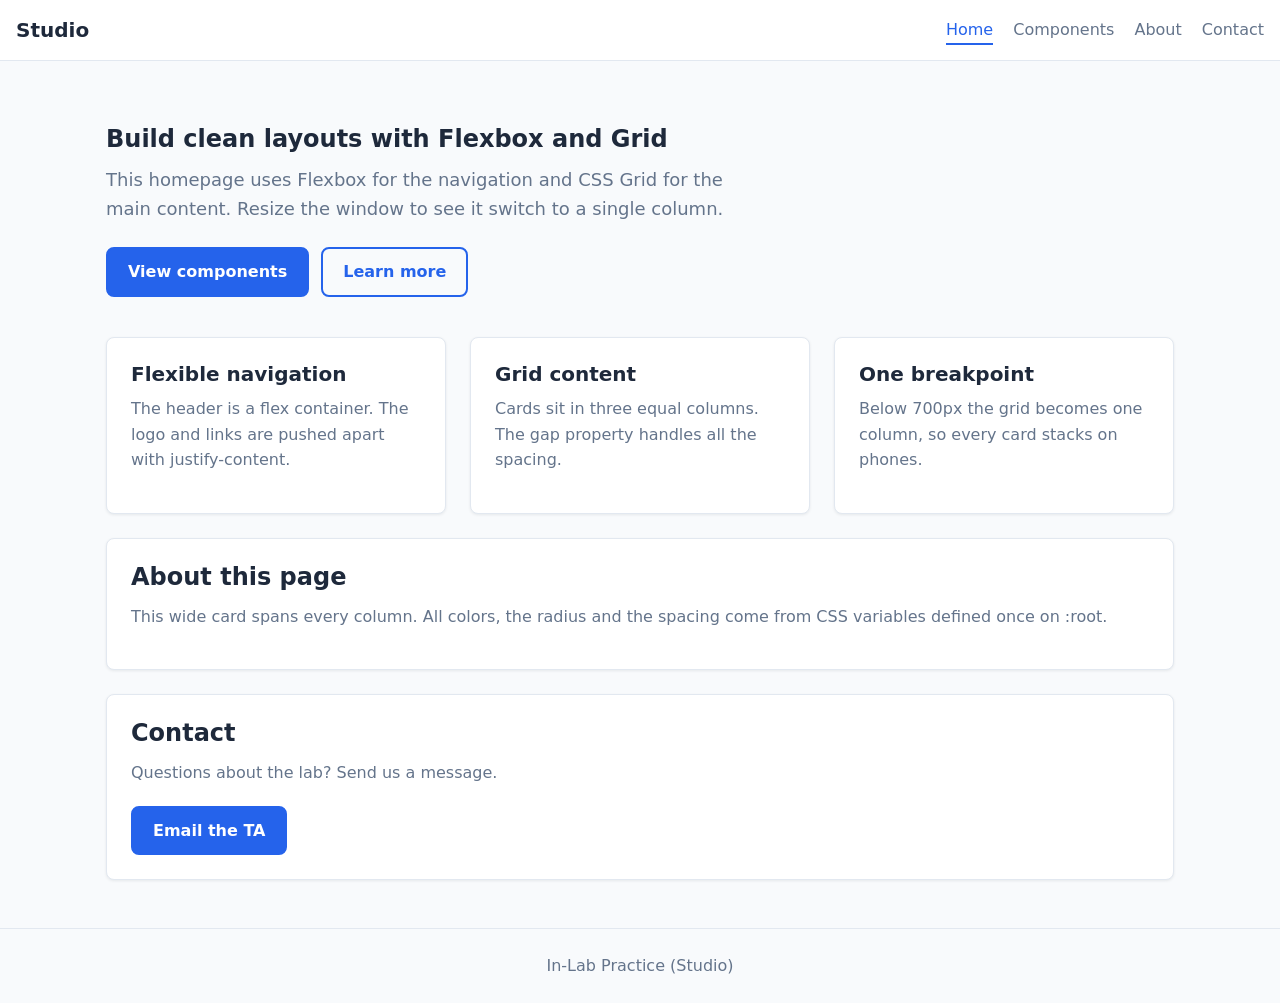
<file: studio-lab/index.html>
<!DOCTYPE html>
<html lang="en">
<head>
<meta charset="UTF-8">
<meta name="viewport" content="width=device-width, initial-scale=1">
<title>Studio - Home</title>
<link rel="stylesheet" href="styles.css">
</head>
<body>
<header class="site-header">
  <a class="logo" href="index.html">Studio</a>
  <nav>
    <ul>
      <li><a class="active" href="index.html">Home</a></li>
      <li><a href="components.html">Components</a></li>
      <li><a href="#about">About</a></li>
      <li><a href="#contact">Contact</a></li>
    </ul>
  </nav>
</header>
<div class="container">
  <section class="hero">
    <h1>Build clean layouts with Flexbox and Grid</h1>
    <p>This homepage uses Flexbox for the navigation and CSS Grid for the 
main content. Resize the window to see it switch to a single column.</p>
    <div class="actions">
      <a class="btn" href="components.html">View components</a>
      <a class="btn btn-outline" href="#about">Learn more</a>
    </div>
  </section>
  <main class="grid">
    <article class="card">
      <h3>Flexible navigation</h3>
      <p>The header is a flex container. The logo and links are pushed apart 
with justify-content.</p>
    </article>
    <article class="card">
      <h3>Grid content</h3>
      <p>Cards sit in three equal columns. The gap property handles all the 
spacing.</p>
    </article>
    <article class="card">
      <h3>One breakpoint</h3>
      <p>Below 700px the grid becomes one column, so every card stacks on 
phones.</p>
    </article>
    <section class="card wide" id="about">
      <h2>About this page</h2>
      <p>This wide card spans every column. All colors, the radius and the spacing come from CSS variables defined once on :root.</p>
</section>
<section class="card wide" id="contact">
<h2>Contact</h2>
<p>Questions about the lab? Send us a message.</p>
<a class="btn" href="mailto:ta@example.com">Email the TA</a>
</section>
</main>
</div>
<footer class="site-footer">
<div class="container">In-Lab Practice (Studio)</div>
</footer>
</body>
</html>
</file>
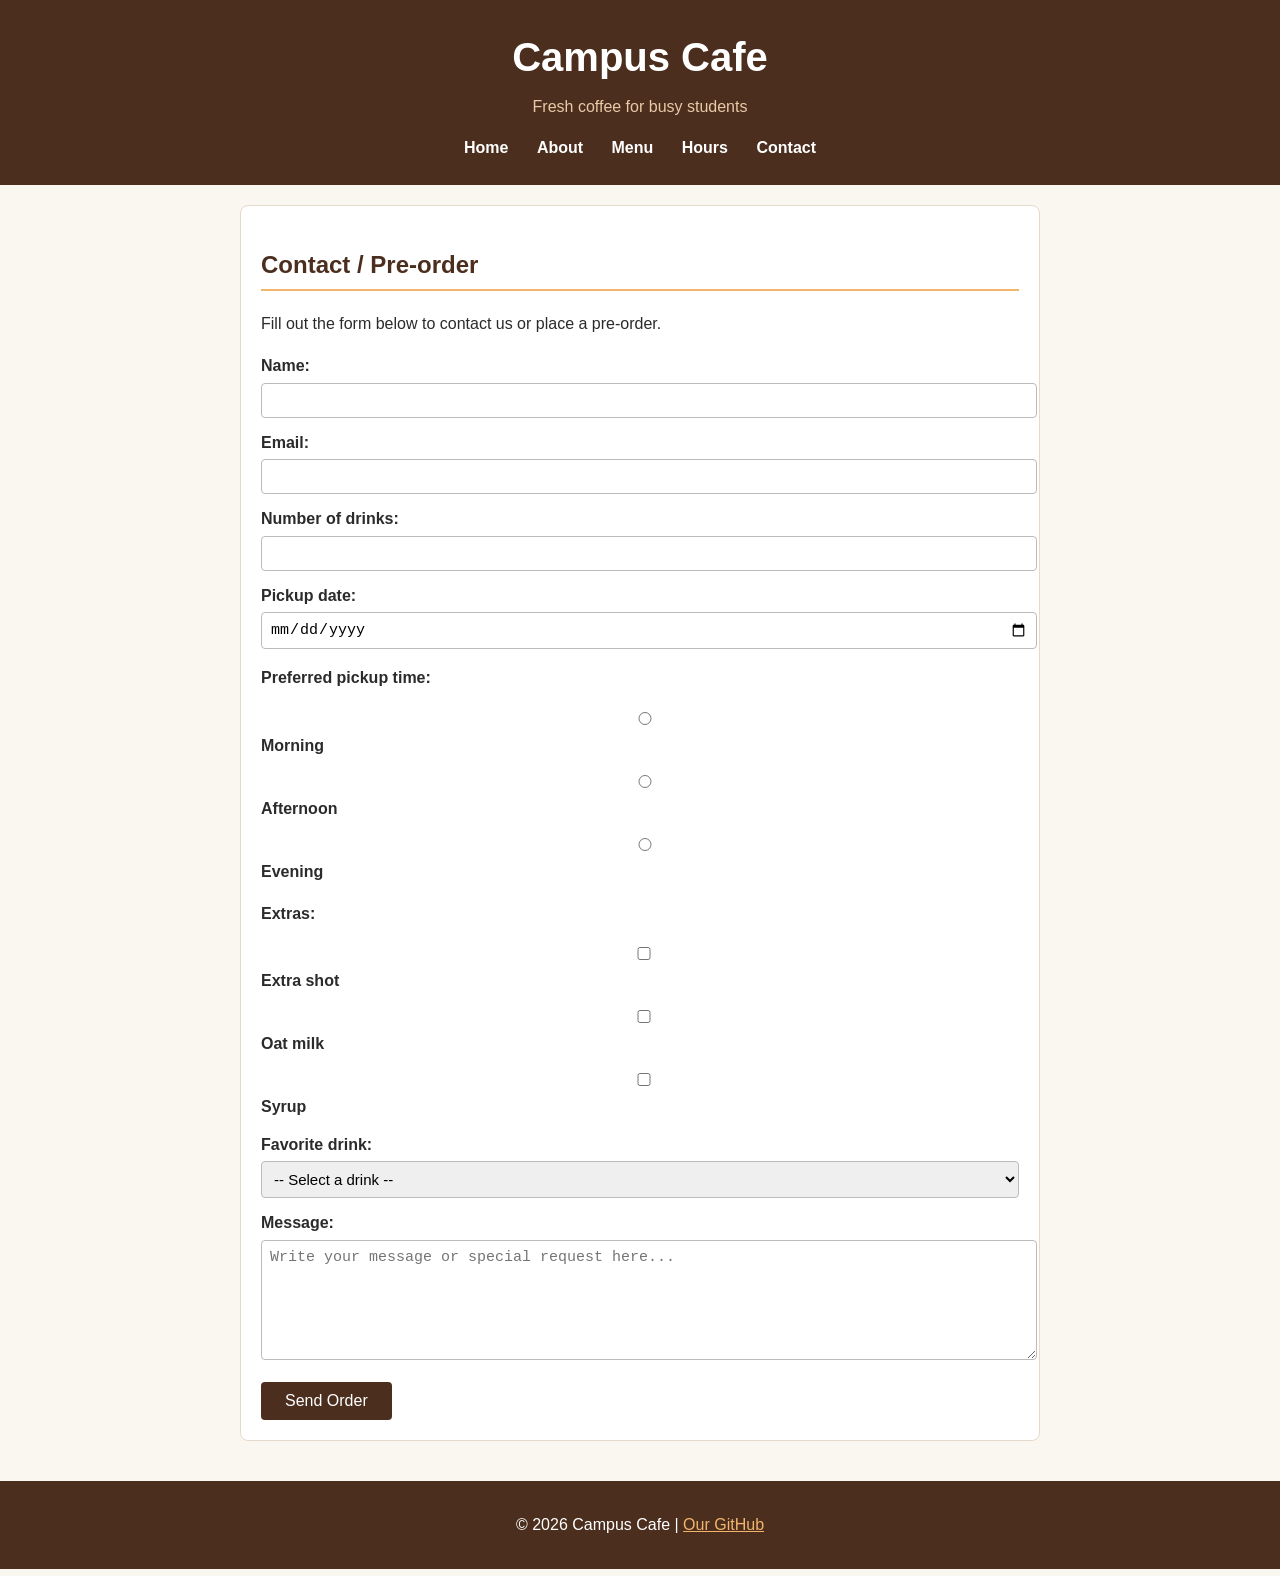
<file: contact.html>
<!DOCTYPE html>
<html lang="en">
<head>
  <meta charset="UTF-8">
  <meta name="viewport" content="width=device-width, initial-scale=1.0">
  <title>Contact - Campus Cafe</title>
  <link rel="stylesheet" href="style.css">
</head>

<body>

  <header>
    <h1 id="site-title">Campus Cafe</h1>
    <p class="tagline">Fresh coffee for busy students</p>

    <nav>
      <a href="index.html">Home</a>
      <a href="index.html#about">About</a>
      <a href="index.html#menu">Menu</a>
      <a href="index.html#hours">Hours</a>
      <a href="contact.html">Contact</a>
    </nav>
  </header>

  <main>
    <section>
      <h2>Contact / Pre-order</h2>

      <p>
        Fill out the form below to contact us or place a pre-order.
      </p>

      <form action="#" method="post">

        <!-- Text -->
        <label for="name">Name:</label>
        <input type="text" id="name" name="name" required>

        <!-- Email -->
        <label for="email">Email:</label>
        <input type="email" id="email" name="email" required>

        <!-- Number -->
        <label for="quantity">Number of drinks:</label>
        <input type="number" id="quantity" name="quantity" min="1" max="20" required>

        <!-- Date -->
        <label for="date">Pickup date:</label>
        <input type="date" id="date" name="date" required>

        <!-- Radio buttons -->
        <p><strong>Preferred pickup time:</strong></p>

        <label>
          <input type="radio" name="pickup-time" value="morning" required>
          Morning
        </label>

        <label>
          <input type="radio" name="pickup-time" value="afternoon">
          Afternoon
        </label>

        <label>
          <input type="radio" name="pickup-time" value="evening">
          Evening
        </label>

        <!-- Checkboxes -->
        <p><strong>Extras:</strong></p>

        <label>
          <input type="checkbox" name="extras" value="extra-shot">
          Extra shot
        </label>

        <label>
          <input type="checkbox" name="extras" value="oat-milk">
          Oat milk
        </label>

        <label>
          <input type="checkbox" name="extras" value="syrup">
          Syrup
        </label>

        <!-- Dropdown -->
        <label for="drink">Favorite drink:</label>
        <select id="drink" name="drink" required>
          <option value="">-- Select a drink --</option>
          <option value="espresso">Espresso</option>
          <option value="iced-latte">Iced Latte</option>
          <option value="tea">Tea</option>
          <option value="coffee">Coffee</option>
        </select>

        <!-- Textarea -->
        <label for="message">Message:</label>
        <textarea
          id="message"
          name="message"
          rows="6"
          placeholder="Write your message or special request here..."
        ></textarea>

        <!-- Submit -->
        <button type="submit">Send Order</button>

      </form>
    </section>
  </main>

  <footer>
    <p>
      &copy; 2026 Campus Cafe |
      <a href="https://github.com/masabasel88-cyber/Test-project"
         target="_blank">
        Our GitHub
      </a>
    </p>
  </footer>

</body>
</html>
</file>
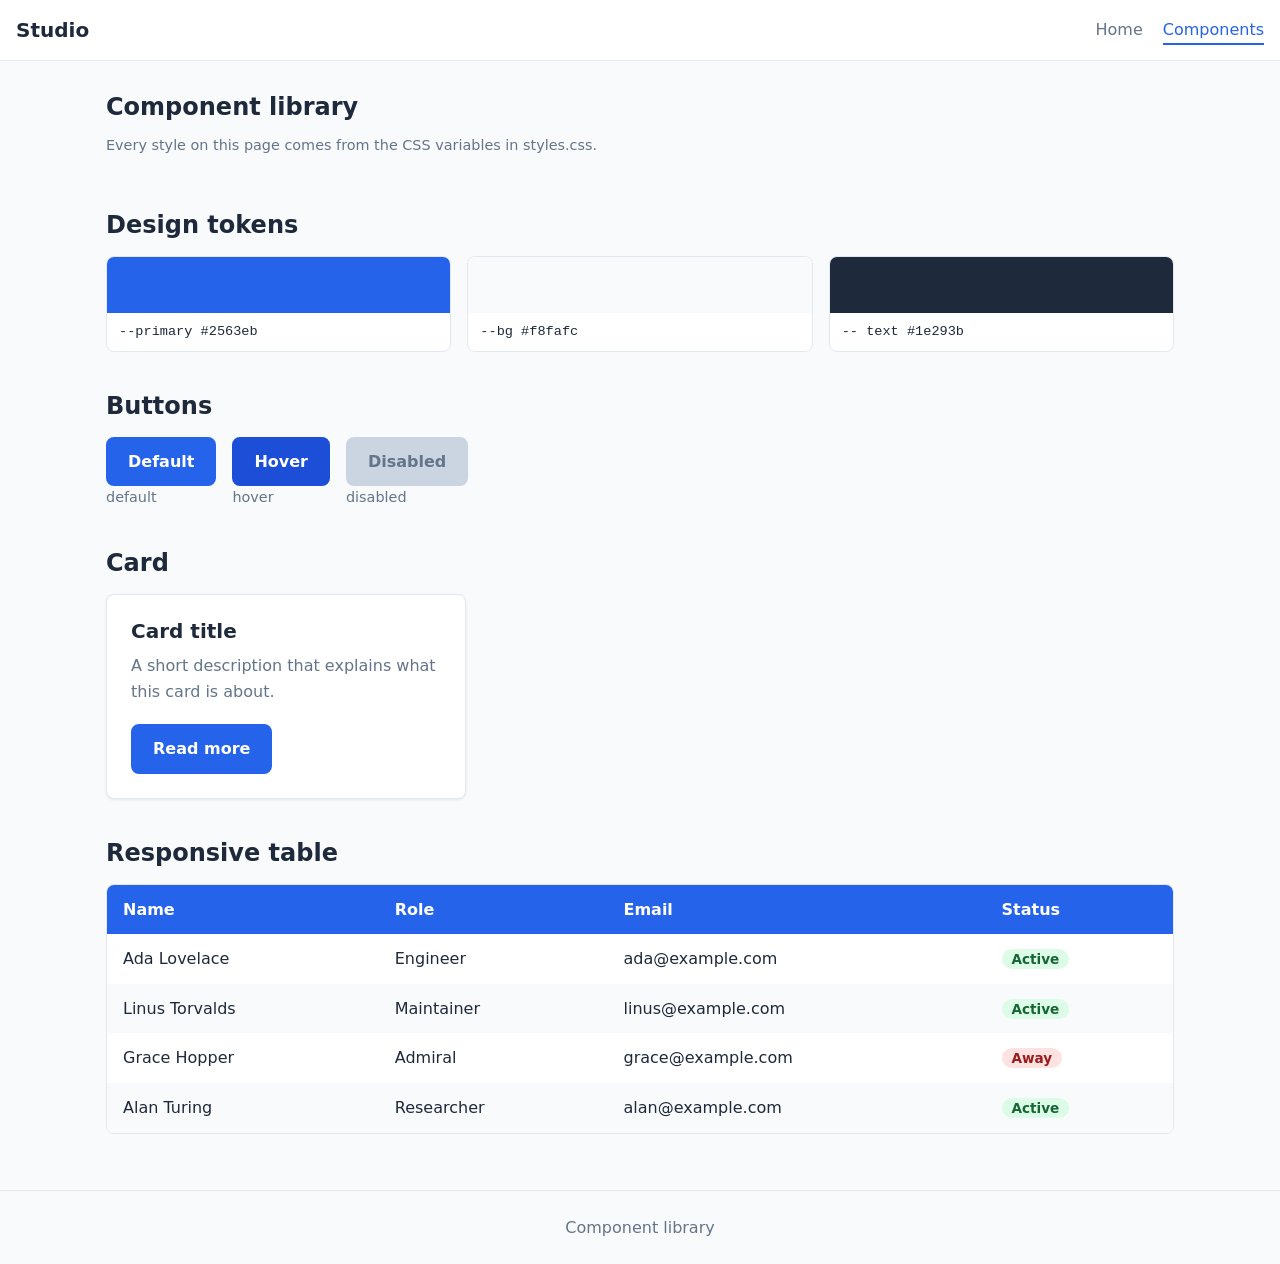
<file: studio-lab/components.html>
<!DOCTYPE html>
<html lang="en">
<head>
<meta charset="UTF-8">
<meta name="viewport" content="width=device-width, initial-scale=1">
<title>Studio - Component library</title>
<link rel="stylesheet" href="styles.css">
</head>
<body>
<header class="site-header">
<a class="logo" href="index.html">Studio</a>
<nav>
<ul>
<li><a href="index.html">Home</a></li>
   <li><a class="active" href="components.html">Components</a></li>
      </ul>
    </nav>
  </header>
  <main class="container">
    <section class="section">
      <h1>Component library</h1>
      <p class="label">Every style on this page comes from the CSS variables 
in styles.css.</p>
    </section>
    <!-- Design tokens -->
    <section class="section">
      <h2>Design tokens</h2>
      <div class="swatches">
        <div class="swatch"><i style="background: var(--primary)"></i><code>--primary #2563eb</code></div>
        <div class="swatch"><i style="background: var(--bg)"></i><code>--bg 
#f8fafc</code></div>
        <div class="swatch"><i style="background: var(--text)"></i><code>--
text #1e293b</code></div>
      </div>
    </section>
    <!-- Buttons in three states -->
    <section class="section">
      <h2>Buttons</h2>
      <div class="row">
        <div>
          <button class="btn">Default</button>
          <div class="label">default</div>
        </div>
        <div>
          <button class="btn is-hover">Hover</button>
          <div class="label">hover</div>
        </div>
        <div>
          <button class="btn" disabled>Disabled</button>
          <div class="label">disabled</div>
        </div>
      </div>
    </section>
    <!-- One card component -->
    <section class="section">
         <h2>Card</h2>
      <article class="card" style="max-width: 360px">
        <h3>Card title</h3>
        <p>A short description that explains what this card is about.</p>
        <a class="btn" href="#">Read more</a>
      </article>
    </section>
    <!-- One responsive table -->
    <section class="section">
      <h2>Responsive table</h2>
      <div class="table-wrap">
        <table>
          <thead>
            <tr><th>Name</th><th>Role</th><th>Email</th><th>Status</th></tr>
          </thead>
          <tbody>
            <tr><td>Ada Lovelace</td><td>Engineer</td>
<td>ada@example.com</td><td><span class="badge">Active</span></td></tr>
            <tr><td>Linus Torvalds</td><td>Maintainer</td>
<td>linus@example.com</td><td><span class="badge">Active</span></td></tr>
            <tr><td>Grace Hopper</td><td>Admiral</td>
<td>grace@example.com</td><td><span class="badge off">Away</span></td></tr>
            <tr><td>Alan Turing</td><td>Researcher</td>
<td>alan@example.com</td><td><span class="badge">Active</span></td></tr>
          </tbody>
        </table>
      </div>
    </section>
  </main>
  <footer class="site-footer" style="margin-top: 48px">
    <div class="container">Component library</div>
  </footer>
</body>
</html>
</file>
<file: studio-lab/styles.css>
:root {--primary: #2563eb;--bg: #f8fafc;--text: #1e293b;--radius: 8px;
/* extra variables we will also use */--primary-dark: #1d4ed8;--surface: #ffffff;--border: #e2e8f0;--muted: #64748b;--space: 16px;
}
* { box-sizing: border-box; }
body {
margin: 0;
font-family: system-ui, -apple-system, "Segoe UI", sans-serif;
background: var(--bg);
color: var(--text);
line-height: 1.6;
}
h1, h2, h3 { line-height: 1.2; margin: 0 0 .5em; }
p { margin: 0 0 1em; }
a { color: var(--primary); }
.container { max-width: 1100px; margin: 0 auto; padding: 0 var(--space); }
/* ---------- Navigation = FLEXBOX ---------- */
.site-header {
display: flex;
justify-content: space-between;   /* logo left, links right */
align-items: center;              
/* vertically centered */
flex-wrap: wrap;                  
/* wrap if the screen is too narrow */
gap: var(--space);
padding: 14px var(--space);
background: var(--surface);
border-bottom: 1px solid var(--border);
}
.logo { font-weight: 700; font-size: 1.25rem; color: var(--text); 
    text-decoration: none; }
.site-header ul { display: flex; gap: 20px; list-style: none; margin: 0; 
padding: 0; }
.site-header a:not(.logo) { text-decoration: none; color: var(--muted); 
padding: 4px 0; }
.site-header a:not(.logo):hover,
.site-header a.active { color: var(--primary); border-bottom: 2px solid var(--primary); }
/* ---------- Hero ---------- */
.hero { padding: 64px 0 40px; }
.hero p { max-width: 55ch; color: var(--muted); font-size: 1.125rem; }
.hero .actions { display: flex; gap: 12px; flex-wrap: wrap; margin-top: 24px; 
}
/* ---------- Buttons ---------- */
.btn {
display: inline-block;
padding: 10px 20px;
font: inherit;
font-weight: 600;
color: #fff;
background: var(--primary);
border: 2px solid var(--primary);
border-radius: var(--radius);
text-decoration: none;
cursor: pointer;
transition: background .15s, border-color .15s;
}
/* hover state (.is-hover lets us show the hover look without a mouse) */
.btn:hover:not(:disabled),
.btn.is-hover {
background: var(--primary-dark);
border-color: var(--primary-dark);
}
.btn:focus-visible { outline: 3px solid #93b4f8; outline-offset: 2px; }
/* disabled state */
.btn:disabled {
background: #cbd5e1;
border-color: #cbd5e1;
color: #64748b;
cursor: not-allowed;
}
.btn-outline { background: transparent; color: var(--primary); }
.btn-outline:hover:not(:disabled) { background: var(--primary); color: #fff; 
}
/* ---------- Card ---------- */
.card {
background: var(--surface);
border: 1px solid var(--border);
border-radius: var(--radius);
padding: 24px;
box-shadow: 0 1px 3px rgba(15, 23, 42, .08);
}
.card h3 { font-size: 1.25rem; }
.card p { color: var(--muted); }
.card .btn { margin-top: 4px; }
/* ---------- Main content = GRID ---------- */
.grid {
display: grid;
grid-template-columns: repeat(3, 1fr);   /* 3 equal columns */
gap: 24px;
padding-bottom: 48px;
}
.grid .wide {
    grid-column: 1 / -1;
} /* full width */
/* from the first line to the last 
/* ---------- Footer ---------- */
.site-footer {
border-top: 1px solid var(--border);
padding: 24px 0;
color: var(--muted);
text-align: center;
}
/* ---------- ONE breakpoint: mobile = single column ---------- */
@media (max-width: 700px) {
.grid { grid-template-columns: 1fr; }
}
/* ---------- Responsive table ---------- */
.table-wrap {
overflow-x: auto;                 
/* scrolls sideways on small screens */
border: 1px solid var(--border);
border-radius: var(--radius);
background: var(--surface);
}
table { width: 100%; min-width: 520px; border-collapse: collapse; }
th, td { padding: 12px 16px; text-align: left; }
th { background: var(--primary); color: #fff; white-space: nowrap; }
tbody tr:nth-child(even) { background: var(--bg); }   /* zebra rows */
tbody tr:hover { background: #e0e9fd; }
.badge { padding: 2px 10px; border-radius: 999px; font-size: .85rem; font-weight: 600; background: #dcfce7; color: #166534; }
.badge.off { background: #fee2e2; color: #991b1b; }
/* ---------- Components page helpers ---------- */
.section { padding: 32px 0 8px; }
.section > h2 { margin-bottom: 16px; }
.row { display: flex; flex-wrap: wrap; gap: 16px; align-items: center; }
.label { color: var(--muted); font-size: .9rem; }
.swatches { display: grid; grid-template-columns: repeat(auto-fit, 
minmax(140px, 1fr)); gap: 16px; }
.swatch { border: 1px solid var(--border); border-radius: var(--radius); 
overflow: hidden; background: var(--surface); }
.swatch i { display: block; height: 56px; }
.swatch code { display: block; padding: 8px 12px; font-size: .85rem; }
</file>
<file: style.css>
\/* ---------- Base ---------- */
* { box-sizing: border-box; }
body {
  font-family: Arial, Helvetica, sans-serif;
  font-size: 16px;
  color: #2b2b2b;
  background-color: #faf6f0;
  margin: 0;
  line-height: 1.6;
}
/* ---------- Header and nav ---------- */
header {
  background-color: #4b2e1e;
  color: white;
  text-align: center;
  padding: 25px 15px;
}
#site-title { margin: 0; font-size: 40px; }
.tagline { color: #e8c9a8; margin: 5px 0 15px; }
nav a {
  color: white;
  text-decoration: none;
  margin: 0 12px;
  font-weight: bold;
}
nav a:hover { color: #f2b56b; }
/* ---------- Main content ---------- */
main {
  max-width: 800px;
  margin: 0 auto;
  padding: 20px;
}
section {
  background-color: white;
  border: 1px solid #e5d9c9;
  border-radius: 8px;
  padding: 20px;
  margin-bottom: 20px;
}
h2 { color: #4b2e1e; border-bottom: 2px solid #f2b56b; padding-bottom: 5px; }
img { max-width: 100%; height: auto; border-radius: 6px; }
/* ---------- Class selector: cards ---------- */
.card {
  display: inline-block;
  width: 45%;
  padding: 15px;
  margin: 8px;
  border: 2px solid #f2b56b;
  background-color: #fff8ee;
}
/* ---------- Table ---------- */
table { width: 100%; border-collapse: collapse; }
th { background-color: #4b2e1e; color: white; text-align: left; }
th, td { padding: 10px; border-bottom: 1px solid #e5d9c9; }
tr:nth-child(even) { background-color: #faf6f0; }
/* ---------- Form ---------- */
form label { display: block; margin-top: 12px; font-weight: bold; }
input, select, textarea {
  width: 100%;
  padding: 8px;
  margin-top: 4px;
  border: 1px solid #bbb;
  border-radius: 4px;
  font-size: 15px;
}
button {
  margin-top: 15px;
  padding: 10px 24px;
  background-color: #4b2e1e;
  color: white;
  border: none;
  border-radius: 4px;
  font-size: 16px;
  cursor: pointer;
}
button:hover { background-color: #7a4a30; }
/* ---------- Footer ---------- */
footer {
  background-color: #4b2e1e;
  color: white;
  text-align: center;
  padding: 15px;
}
footer a { color: #f2b56b; }
</file>
